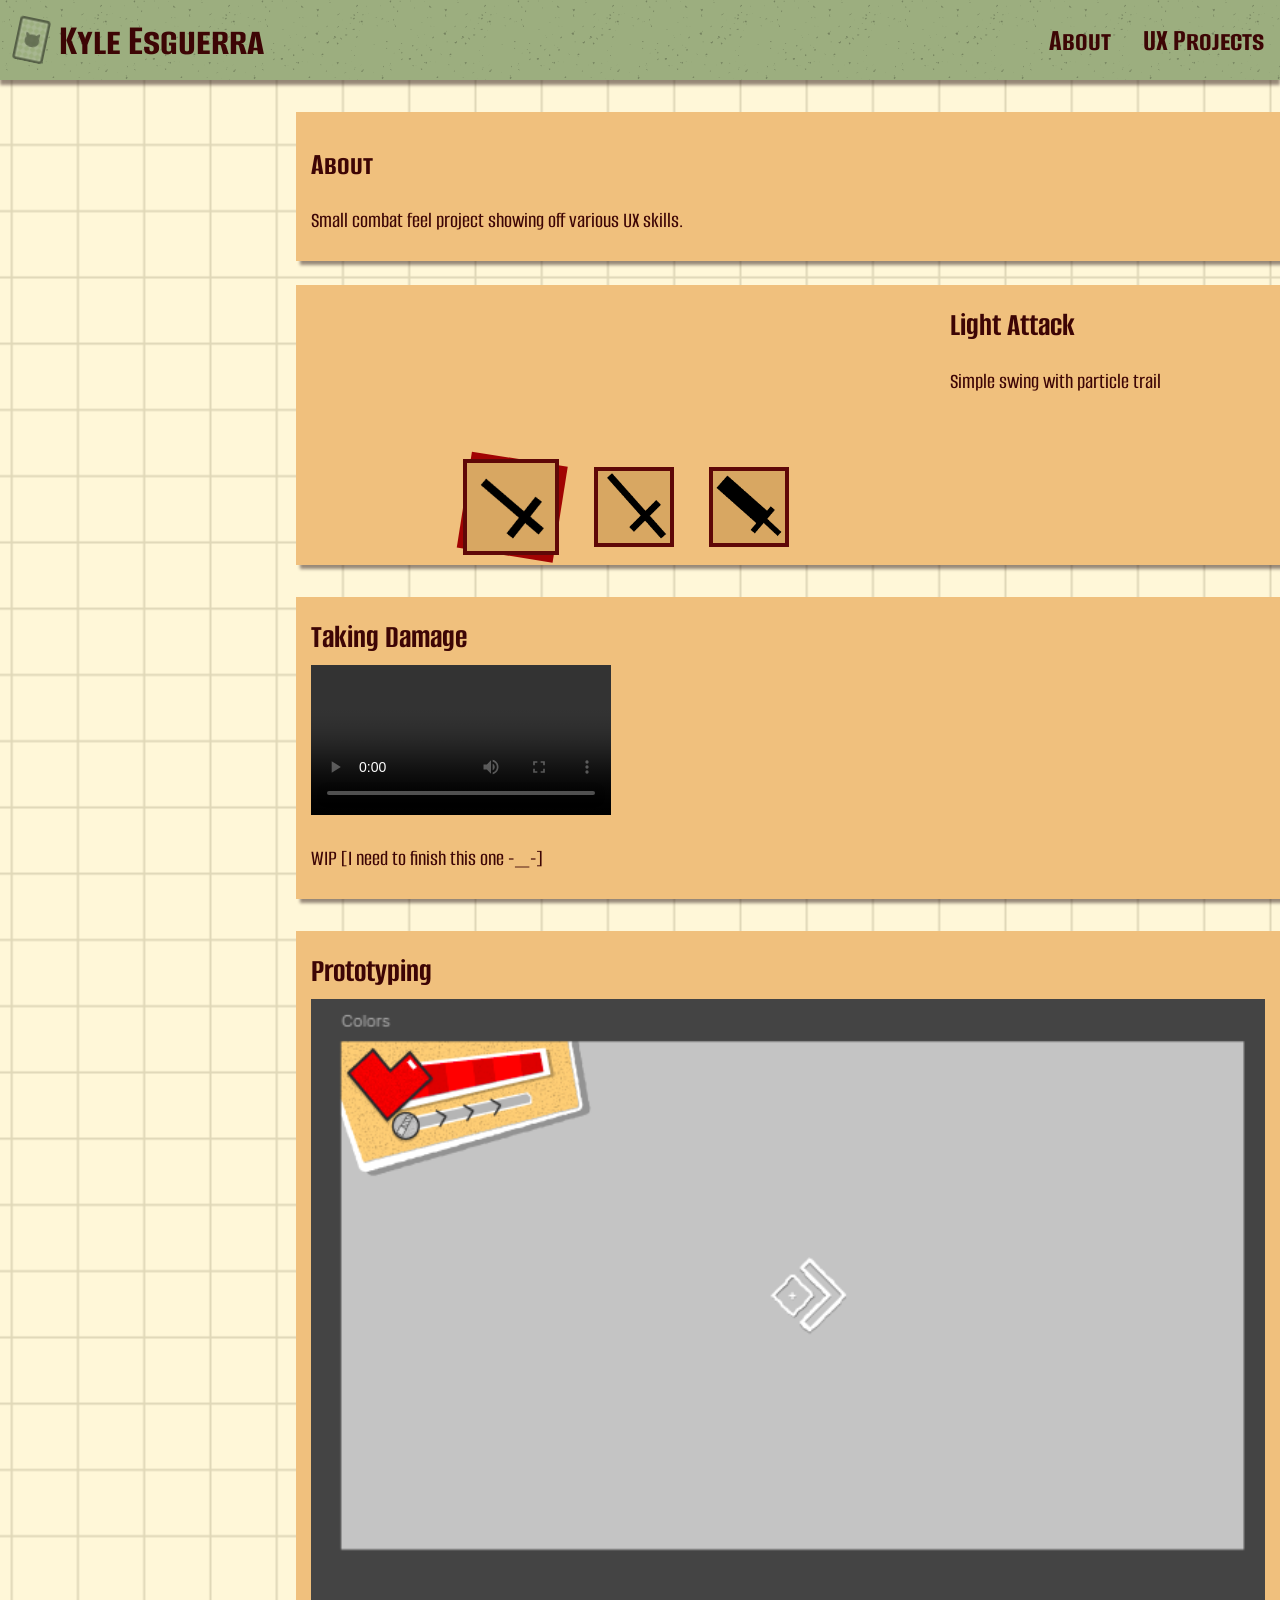
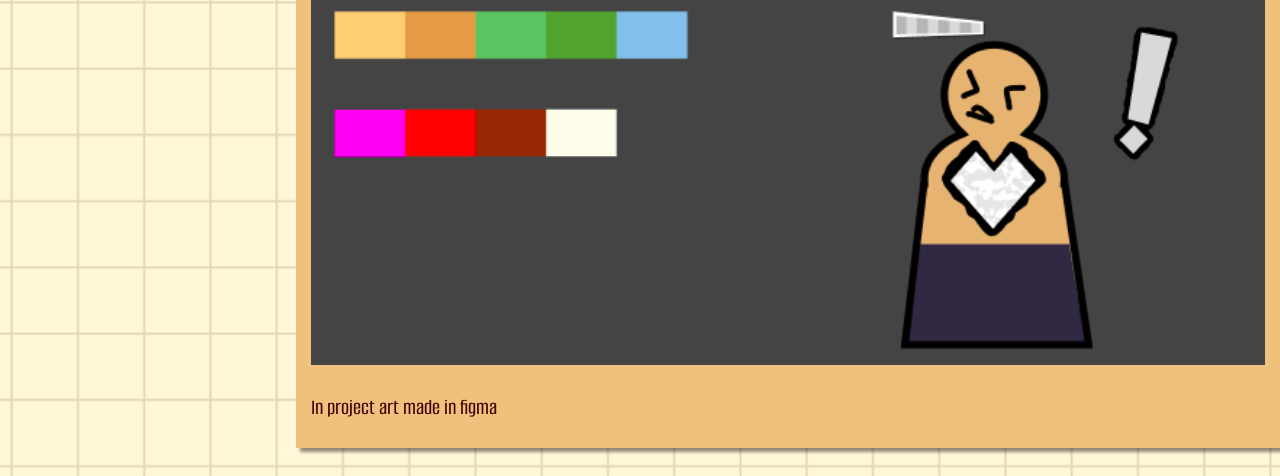
<file: Projects/Paper-Isles/index.html>
<!DOCTYPE html>
<html lang="en">
<head>
    <meta charset="UTF-8">
    <meta name="viewport" content="width=device-width, initial-scale=1.0">
    <link rel="icon" type="image/x-icon" href="/Assets/Card-back.svg">
    <link rel="stylesheet" href="/Styles/style.css">
    
    <title>Paper Isle</title>
    <link rel="stylesheet" href="page.css">

    
</head>

<body>
    <script id="load-nav" src="/loadnav.js"></script>
    
    <main class="content-grid row-gap">
        <div class="card">
            <h1>About</h1>
            <p> Small combat feel project showing off various UX skills.</p>
        </div>

        <section id="attackCard" class="card attack">
            <div>
                <video class="light">
                    <source src="Videos/Light.mp4">
                </video>
                <video class="medium" >
                    <source src="Videos/Medium.mp4">
                </video>
                <video class="heavy" >
                    <source src="Videos/Heavy-2.mp4">
                </video>
                <div class="buttons">
                    <button id="light" class="attackButton"><img src="Assets/Light-Icon.png"></button>
                    <button id="medium" class="attackButton"><img src="Assets/Medium-Icon.png"></button>
                    <button id="heavy" class="attackButton"><img src="Assets/Heavy-Icon.png"></button>
                </div>
            </div>
            <div>
                <h2 class="light">Light Attack</h2>
                <p class="light">Simple swing with particle trail</p>

                <h2 class="medium">Medium Attack</h2>
                <p class="medium">Hitstop combined with a shader</p>

                <h2 class="heavy">Heavy Atatack</h2>
                <p class="heavy"></p>
            </div>
            
        </section>
        
        <section class="card">
            <h2>Taking Damage</h2>
            <video controls>
                <source src="Videos/Damaged.mp4">
            </video>
            <p>WIP [I need to finish this one -_-]</p>
        </section>
        <section class="card">
            <h2> Prototyping </h2>
            <img src="Prototyping.png">
            <p>In project art made in figma</p>
        </section>
    </main>
    


    <script src="page.js"></script>
</body>
</html>
</file>
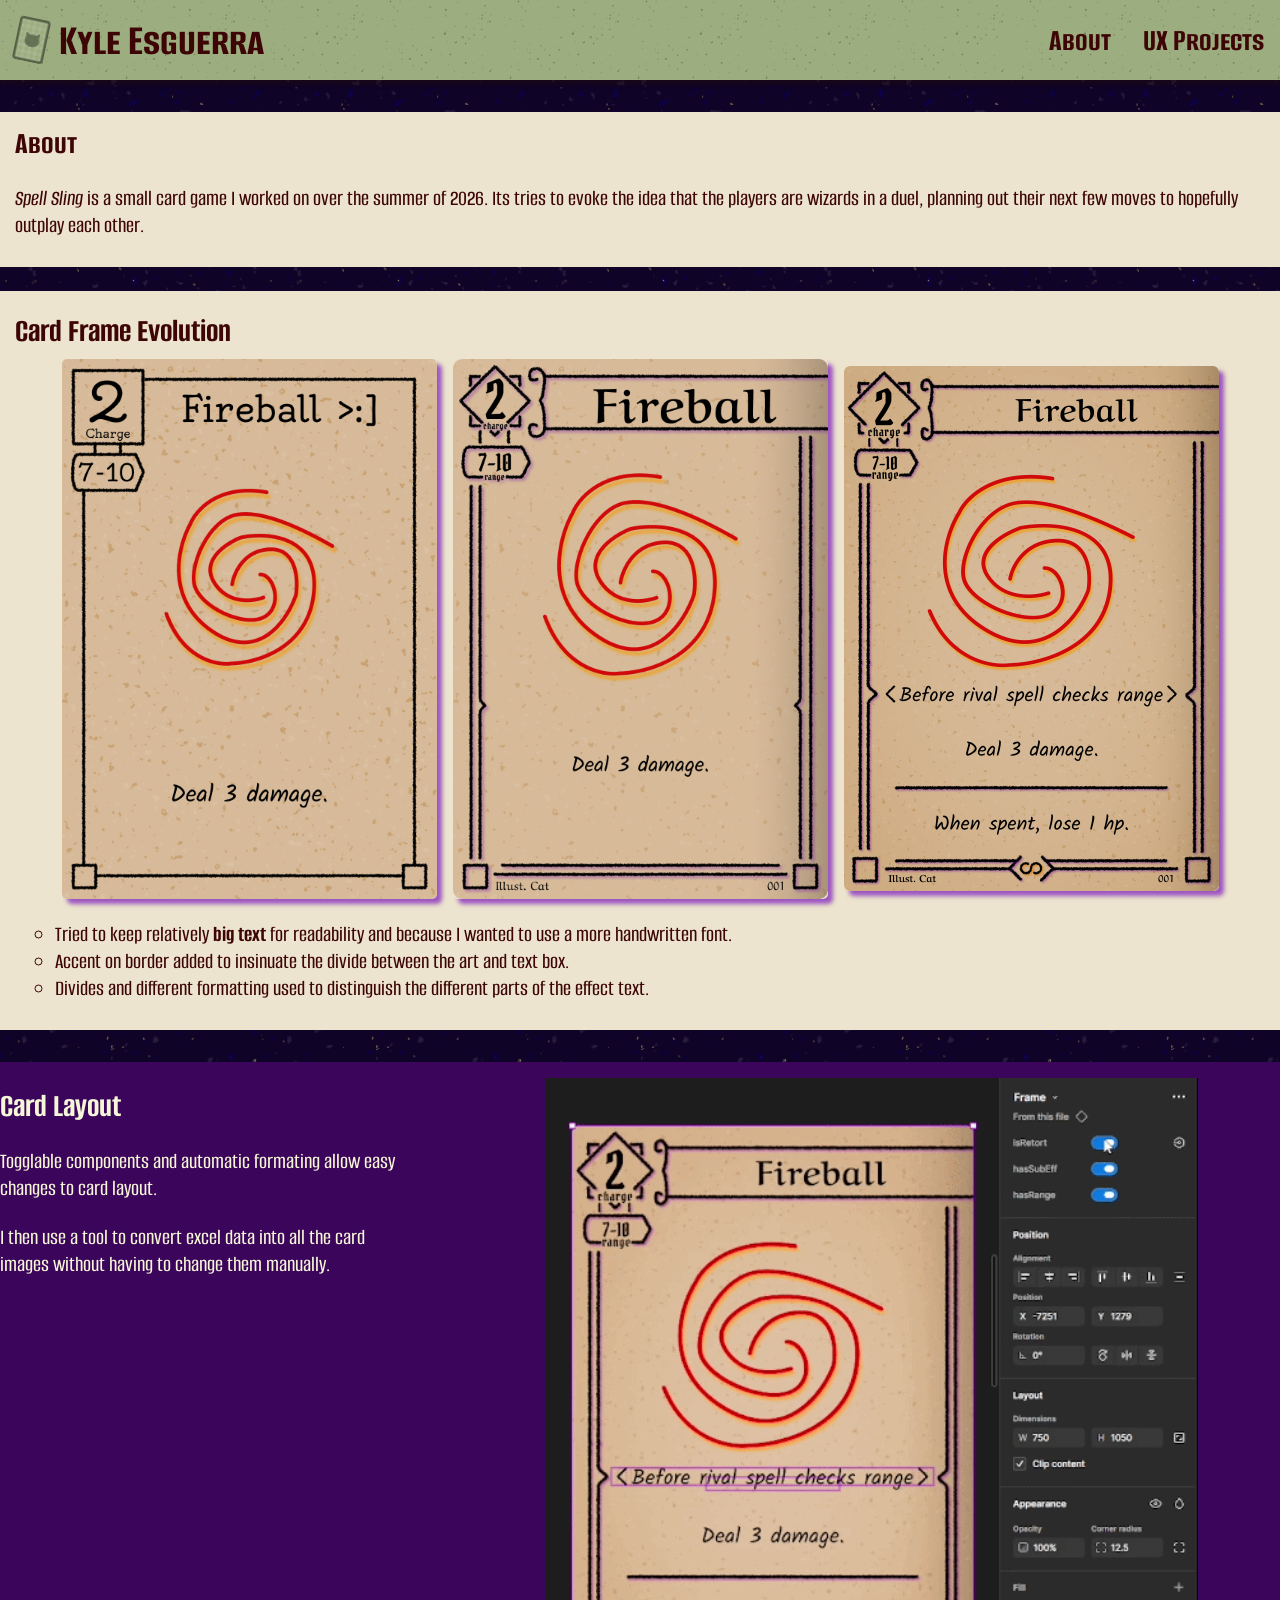
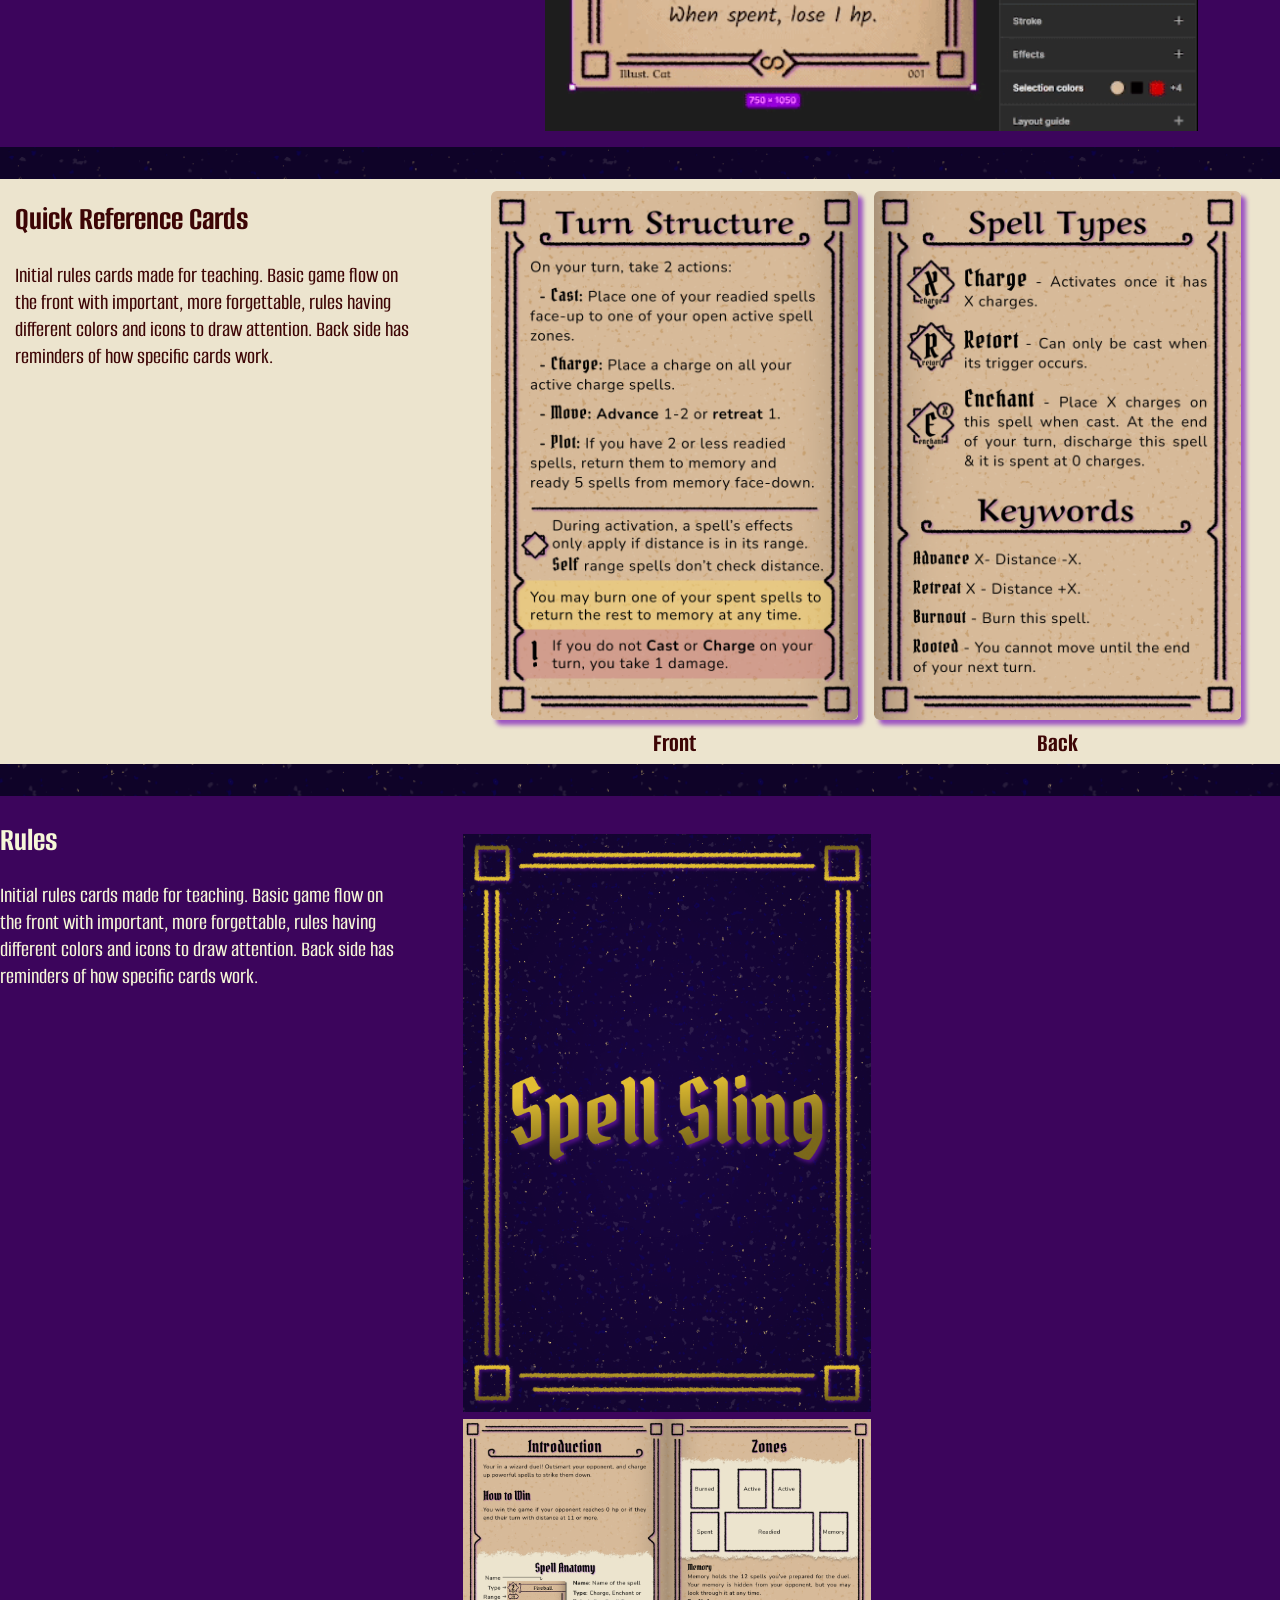
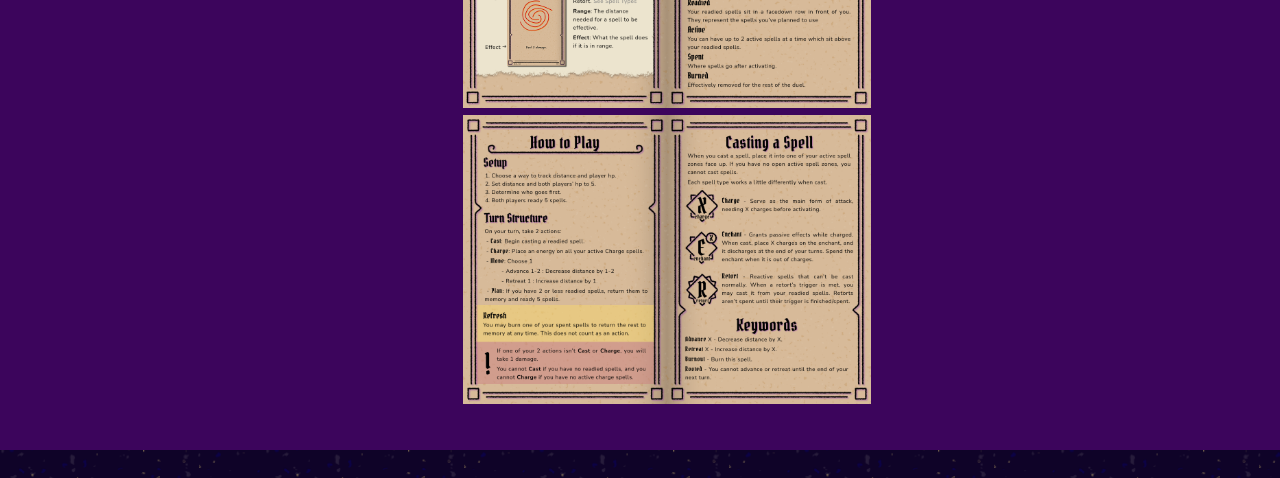
<file: Projects/Spell-Sling/index.html>
<!DOCTYPE html>
<html lang="en">
<head>
    <meta charset="UTF-8">
    <meta name="viewport" content="width=device-width, initial-scale=1.0">
    <link rel="icon" type="image/x-icon" href="/Assets/Card-back.svg">
    
    <link rel="stylesheet" href="/Styles/style.css">
    <link rel="stylesheet" href="page.css">
    
    <title>Paper Isle</title>
</head>

<body>
    <script id="load-nav" src="/loadnav.js"></script>
    <main class="content-grid row-gap">
        <div class="card">
            <h1 class="no-margin-top">About</h1>
            <p>
                 <i>Spell Sling</i> is a small card game I worked on over the summer of 2026.
                 Its tries to evoke the idea that the players are wizards in a duel, planning
                 out their next few moves to hopefully outplay each other.
            </p>
        </div>
        <section class="card">
            <h2>Card Frame Evolution</h2>
            <div class="card-display">
                <img class="playing-card" src="Assets/Template-v1.png">
                <img class="playing-card" src="Assets/Template-v2.png">
                <img class="playing-card" src="Assets/Template-v3.png">
            </div>
            <ul class="use-bulletpoints">
                <li>
                    Tried to keep relatively <b>big text</b> for readability and 
                    because I wanted to use a more handwritten font.
                </li>
                <li>
                    Accent on border added to insinuate the divide between the 
                    art and text box.
                </li>
                <li>
                    Divides and different formatting used to distinguish the 
                    different parts of the effect text.
                </li>
            </ul>
        </section>

        <section class="full-width bg-accent-1 light-text">
            <div class="layout-30-60">
                <div>
                    <h2>Card Layout</h2>
                    <p>
                        Togglable components and automatic formating
                        allow easy changes to card layout. 
                    </p>
                    <p>
                        I then use a tool to convert excel data into all the card
                        images without having to change them manually. 
                    </p>
                </div>
                <img class="img-80" src="Assets/ComponentDemo.gif">
            </div>

            
        </section>

        <section class="card layout-30-60">
            <div>
                <h2>Quick Reference Cards</h2>
                <p> 
                    Initial rules cards made for teaching. Basic game flow on the front with
                    important, more forgettable, rules having different colors and icons to draw 
                    attention. Back side has reminders of how specific cards work. 
                </p>
            </div>
            
            <div class="rule-card-display">
                <div>
                    <img class="playing-card" src="Assets/Rules-Front.png">
                    <h3>Front</h3>
                </div>
                <div>
                    <img class="playing-card" src="Assets/Rules-Back.png">
                    <h3>Back</h3>
                </div>
            </div>
        </section>
        <section class="full-width bg-accent-1 light-text">
            <div class="layout-30-60">
                <div>
                <h2>Rules</h2>
                <p> 
                    Initial rules cards made for teaching. Basic game flow on the front with
                    important, more forgettable, rules having different colors and icons to draw 
                    attention. Back side has reminders of how specific cards work. 
                </p>
            </div>
            
            <div class="rules-carousel">
                    <ul>
                        <li><img src="Assets/Cover.png"></li>
                        <li><img src="Assets/Page-1.png"></li>
                        <li><img src="Assets/Page-2.png"></li>
                    </ul>
                </p>
            </div>
            
        </section>
    </main>
    



</body>
</html>
</file>
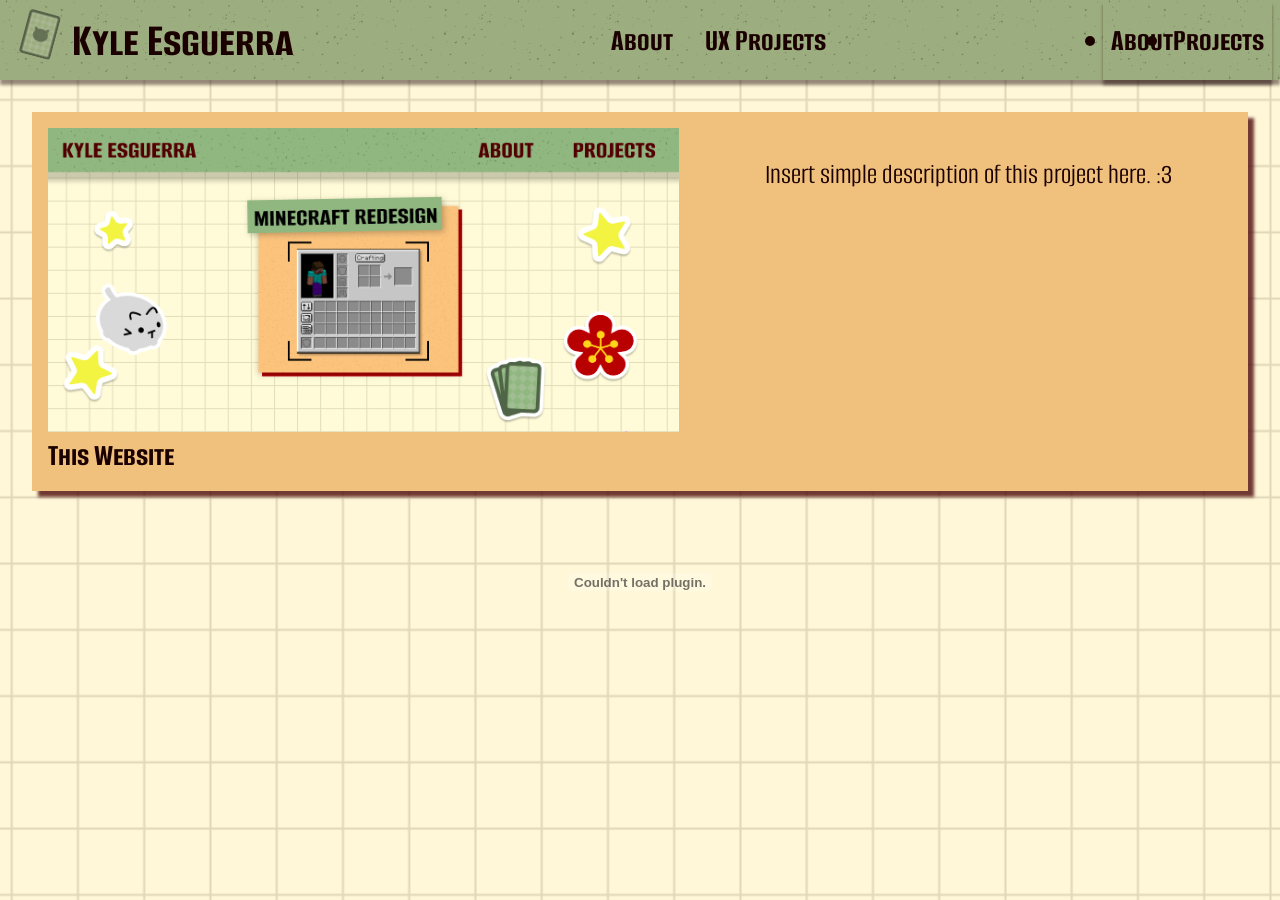
<file: about-me.html>
<!DOCTYPE html>
<html lang="en">
<head>
    <meta charset="UTF-8">
    <meta name="viewport" content="width=device-width, initial-scale=1.0">
    <title>UX Projects</title>

    <link rel="stylesheet" href="style.css">
</head>
<body>
    <script id="load-nav" src="loadnav.js"></script>
    <main>
        <section class="project-card">
            <h1>This Website</h1>
            <a><img src="Assets/test-thumbnail.png" ></a>
            <p> Insert simple description of this project here. :3</p>
        </section>
        
        <embed
            src="/Assets/KyleEsguerra_Resume.pdf"
            width="100%">

    
    </main>
</body>
</html>
</file>
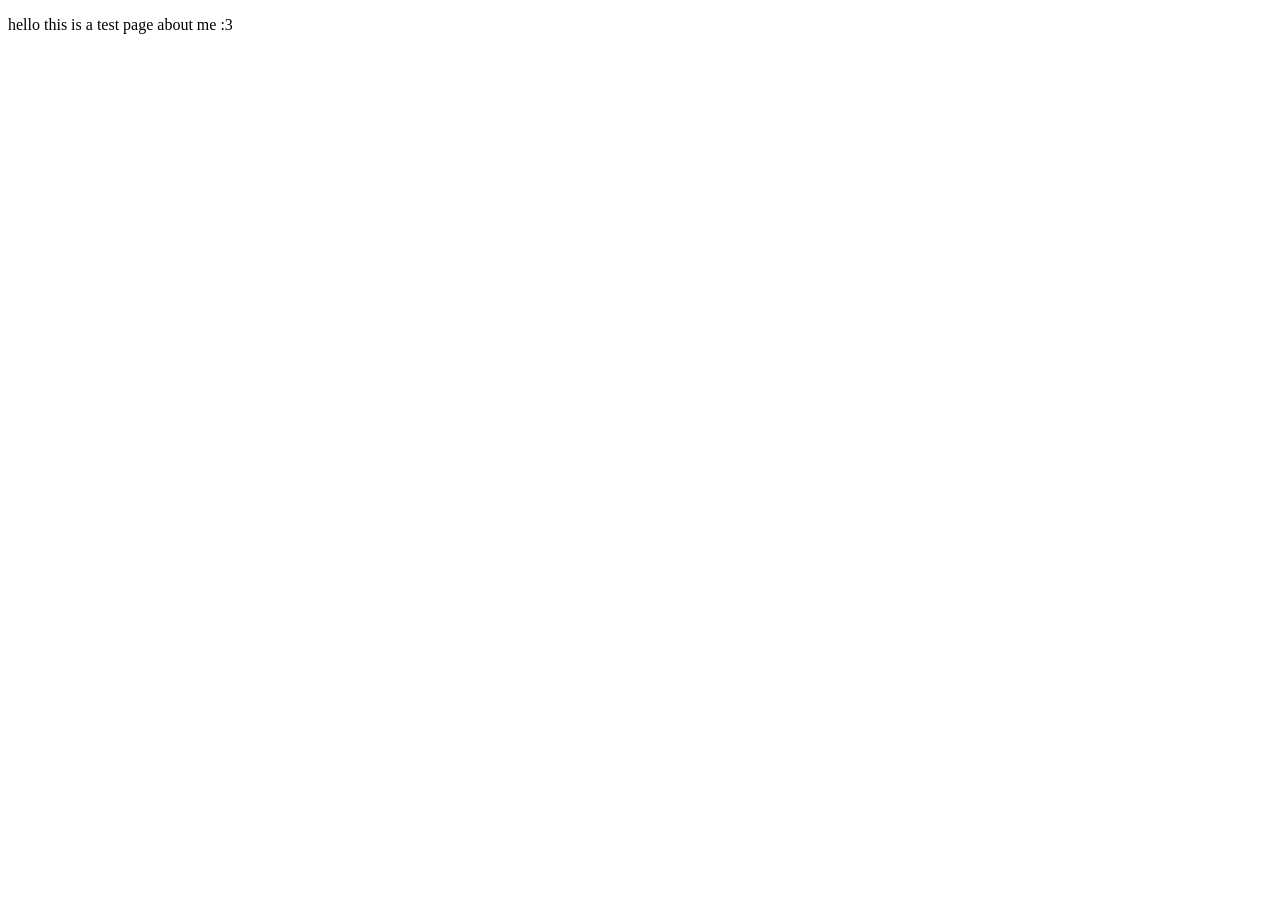
<file: test-page.html>
<!DOCTYPE html>
<html lang="en">
<head>
    <meta charset="UTF-8">
    <meta name="viewport" content="width=device-width, initial-scale=1.0">
    <title>About me</title>
</head>

<body>
    <main>
        <p>hello this is a test page about me :3</p>
    </main>
    
</body>
</html>
</file>
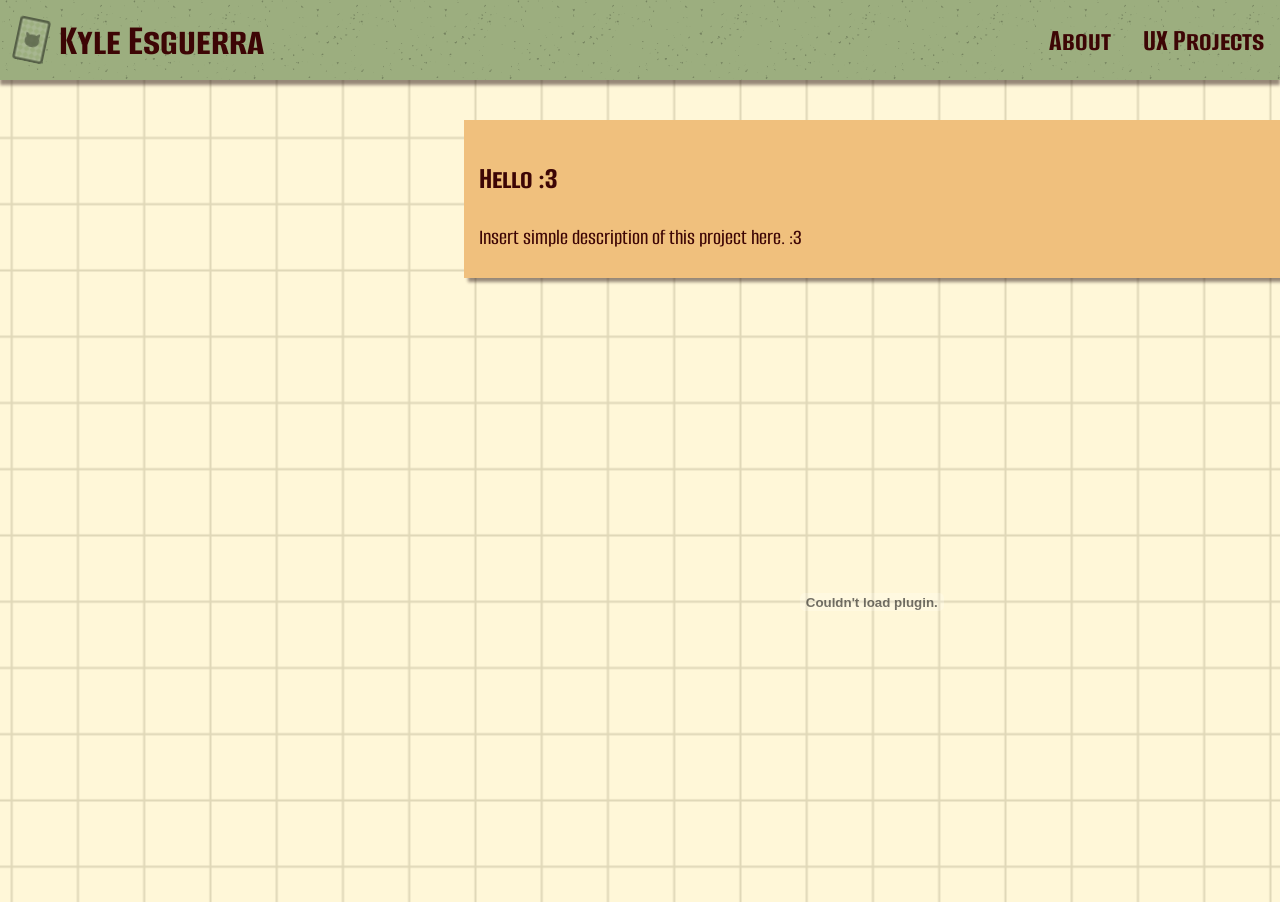
<file: Projects/about-me.html>
<!DOCTYPE html>
<html lang="en">
<head>
    <meta charset="UTF-8">
    <meta name="viewport" content="width=device-width, initial-scale=1.0">
    <title>UX Projects</title>

    <link rel="stylesheet" href="/Styles/style.css">
</head>
<body>
    <script id="load-nav" src="/loadnav.js"></script>
    <main class="content-grid row-gap">
        <section class="card">
            <h1>Hello :3</h1>
            <p> Insert simple description of this project here. :3</p>
        </section>
        
        <embed
            src="/Assets/KyleEsguerra_Resume.pdf#toolbar=0"
            type="application/pdf"
            width="100%"
            height="400%"
        >

    </main>
</body>
</html>
</file>
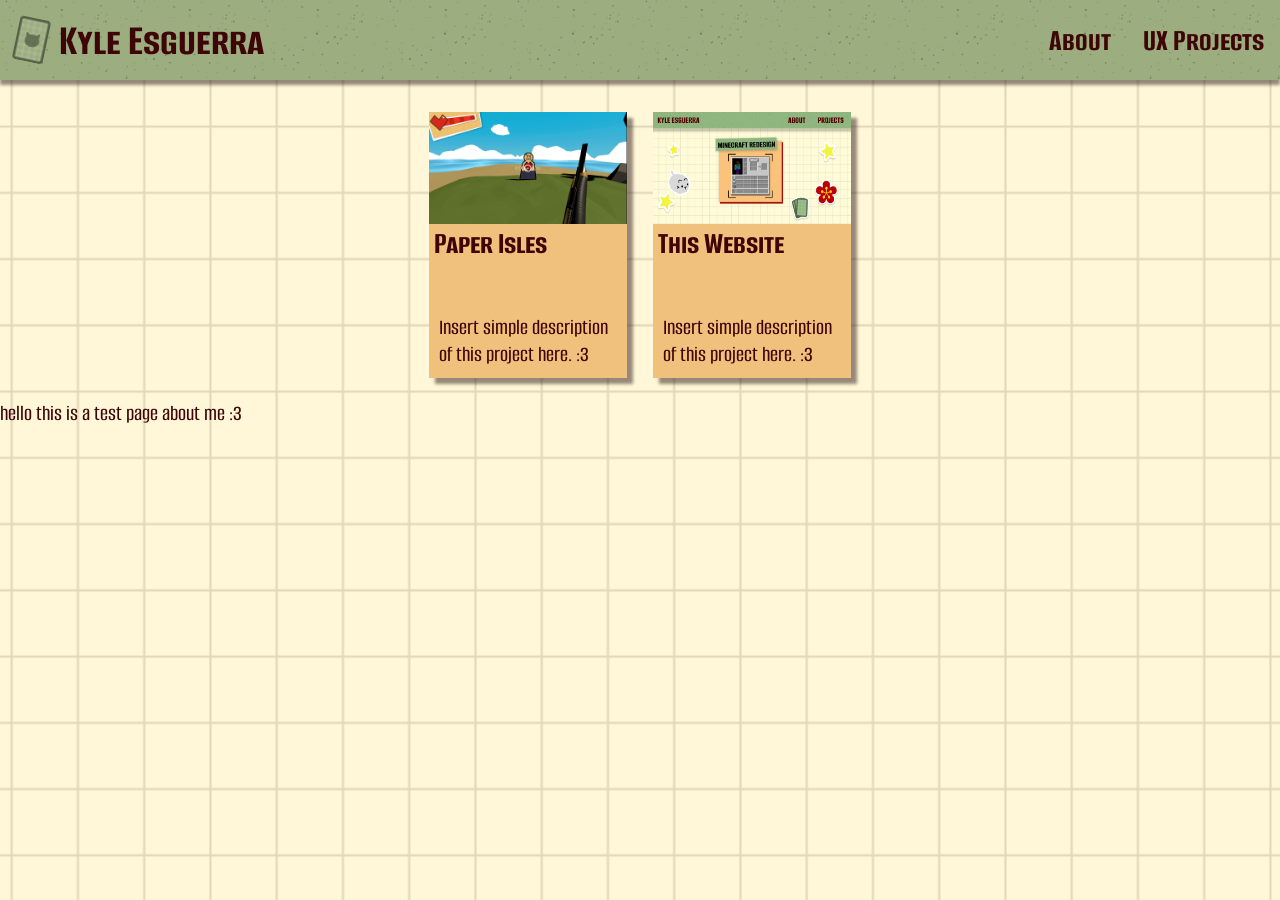
<file: Projects/ux-projects.html>
<!DOCTYPE html>
<html lang="en">
<head>
    <meta charset="UTF-8">
    <meta name="viewport" content="width=device-width, initial-scale=1.0">
    <title>UX Projects</title>
    <link rel="icon" type="image/x-icon" href="/Assets/Card-front.svg">

    <link rel="stylesheet" href="/Styles/style.css">
</head> 
<body>
    <script id="load-nav" src="/loadnav.js"></script>
    <main>
        <div class="card-container content">
        <a class="project-card" href="Paper Isles/index.html">
                <img src="Paper Isles/thumbnail.png" >
            <h1>Paper Isles</h1>
            <p> Insert simple description of this project here. :3</p>
        </a>
        <a class="project-card" href="index.html">
            <img src="/Assets/test-thumbnail.png" >
            <h1>This Website</h1>
            <p> Insert simple description of this project here. :3</p>
        </a>
        </div>

        <p class="content">hello this is a test page about me :3</p>
        
    </main>
</body>
</html>
</file>
<file: Styles/style.css>
@import 'fonts.css';

:root{
    --_background : var(--background,#FFF7D8);
    --_accent-1: var(--accent-1,#9CAE7F);
    --_secondary-1: var(--secondary-1,#F0C07D);
    --_accent-1-light:oklch(from var(--_accent-1) calc(l + .1) c h);
    --text-color: #3d0505;
    --text-color-bold: #5c0f0f;
    --text-color-light: #f6f7d8;

    --_shadow-harsh: var(--shadow-harsh,rgba(77, 10, 10, 0.795));
    --_shadow-soft:  var(--shadow-soft,rgba(34, 12, 12, 0.466));
    --drop-shadow: 5px 5px 4px var(--_shadow-soft);
    --drop-shadow-harsh: 5px 5px 4px var(--_shadow-harsh);

    --_bg-image: var(--bg-image,url(/Assets/BG.png));
}

svg{
    color: #1B0000;
    fill: #1B0000;
}

body {
    color: var(--text-color);

    background-color: var(--_background);
    background-image: var(--_bg-image);
    background-repeat: repeat;
    background-position: center;

    background-size: 265px ;
    margin: 0;

    margin-block-end: 20px;
}

main {
    padding-block-start: 2rem;
}
 
p {
    text-wrap: pretty;
}

video{
    max-width: 100%;
}
img{
    width: 100%;
}

ul{list-style: none;}

section {margin-block: .5rem;}

.hidden {display: none;}

/* ------------------ Page Layout ------------------ */
.content-grid,
.full-width {
    --padding: min(calc(pow(calc(10vw/1px),1.5)/100 * 1vw),30%);
    display: grid;
    grid-template-columns: [edge-start] var(--padding) [content-start] auto [content-end] var(--padding) [edge-end];
}
.content-grid > * ,
.full-width   > * {
    grid-column: content;
}

.full-width{
    grid-column: edge;
    padding-block: 1rem;
}

.row-gap{
    row-gap: 1rem;
}


/* ------------------ Navbar ------------------ */

.navbar{
    --nav-height: max(5rem,1vw);
    background-color: var(--_accent-1);
    background-image: url(/Assets/HUD.png);
    background-repeat: repeat-x;

    height: var(--nav-height);
    position: sticky;
    top: 0;
    
    display: flex;
    align-items: center;
    justify-content: space-between;
    padding-inline: clamp(0.5rem, calc(pow(calc(50vw/200px),1.6) * 1vw),30%);


    box-shadow: 0px 5px 3px rgba(34, 12, 12, 0.466);

    transition: top .1s ease-out;
    z-index: 5;


}

/* ---- Nav Buttons & Dropdowns ---- */
.nav-links{
    list-style: none;
    display: flex;
}

.nav-links a{
    padding-inline: 1rem;
    padding-block: 1.25rem;
    display: inline-block;

    padding: auto;
    text-decoration: none;
    color: inherit;
}

.nav-links a:hover{
    background-color: var(--_accent-1-light);
    box-shadow: var(--drop-shadow);
}

.nav-dropdown{
    position: absolute;
    display: flex;
    flex-direction: column;

    background-color: aqua;
    box-shadow: var(--drop-shadow);
    
    left: anchor(var(--anchor-name) start);
    top: anchor(var(--anchor-name) bottom);
    right: anchor(var(--anchor-name) end);

    z-index: -1;
}

.nav-dropdown ul{
    padding: 0px;
    list-style: none;
    align-items: center;
}

.mobile.navbar{
    display: none;
    position: absolute;
    inset: 0px 0px 0px 100px;
    margin: 0;
}

/* -------- Hamburger Menu -------- */

.top-line{
    transform-origin: translate(10px 100px);
}

.dropdown{
    background-color: transparent;
    border-color: transparent;
}
.dropdown line{
    stroke: var(--text-color-bold);
    stroke-width: 10px;
    stroke-linecap: round;
}

.dropdown.list{
    position:fixed;
    inset-block-start: 5rem;
    flex-direction: column;
    align-items: center;
    bottom: 0;
    margin: 0px;
    padding: 10px;
    background-color: #b97979;
    width: 100%;

    display: none;

}

/* -------- Fancy Logo -------- */
.home{
    text-decoration: none;
    display: flex;
    align-items: center;
    
    color:inherit;
    font-size: 2.8rem;
    margin-inline-start: 1rem;
    gap: 0.75rem;

    height: flex;
}
#logo{
    --card-width: 0.7em;
    width: var(--card-width);
    height: calc(var(--card-width) * 3.5/2.5);
    line-height: 0;
    rotate: 12deg;
    transition: all 0.25s;
    transform-style: preserve-3d;
    
}

.home:hover #logo{
    transform: rotateY(180deg);
}

#logo-front,
#logo-back{
    width: var(--card-width);
    backface-visibility: hidden;
}

#logo-back{
    
    position: relative;
    transform: rotateY(180deg);
    bottom:100%
}

/* ------------------ Resolution Size Differences ------------------ */
.mobile{ display: none; }
.small-screen{
    display: none
}
@media screen and (max-width: 600px) {
    .mobile{display: inherit;}
    .small-screen{
        display: flex;
    }
    .nav-small{
        display: none;
    }
    
}

/* ------------------ Info Cards ------------------ */
.card{
    display: flexbox;
    background-color: var(--_secondary-1);
    padding: 12px 15px 5px 15px;
    box-shadow: 4px 4px 3px var(--_shadow-soft);
    size: 1rem;
}

.card-container{
    display: flex;

    gap: 1.6rem;
    justify-items: center;
    justify-content: center;

    flex-wrap: wrap;    
}
.project-card{
    display: flex;
    flex-direction: column;
    padding-block-end: 10px;
    
    background-color: var(--_secondary-1);
    box-shadow: 6px 6px 3px var(--_shadow-soft);
    
    text-decoration: none;
    color: var(--text-color);

    transition: transform 0.1s ease-in, box-shadow 0.1s ease-in;

    width: clamp(20ch,10rem + 3vw,28%);
    min-height: 16rem;
}
.project-card h1{
    margin-inline-start: 2.5%;
    margin-block: 0;
}
.project-card p{
    grid-area: info;
    margin-inline: 5%;
    margin-block: auto 0;

}
.project-card img{
    aspect-ratio: 16/9;
    max-width: 100%;
    /* object-fit: fit; */
}
.project-card:hover{
    transform: scale(1.05);
    box-shadow: 6px 6px 3px var(--_shadow-harsh);
}
.project-card:hover h1{
    color: var(--bold-text-color);
    
}

/* ------------------ Layout ------------------ */
.layout-60-30{
    display: grid;
    grid-template-columns: 2fr 1fr;
    column-gap: calc(1rem + 3%);
}

.layout-30-60{
    display: grid;
    grid-template-columns: 1fr 2fr;
    column-gap: calc(1rem + 3%);
}

.layout-50-50{
    display: grid;
    grid-template-columns: 1fr 1fr;
    column-gap: calc(1rem + 3%);
}

.center-text{
    text-align: center;
}

.no-margin-top{
    margin-block-start: 0px;
}

.use-bulletpoints{
    list-style: circle;
}
/* ------------------ Color ------------------ */
.bg-accent-1{
    background-color: var(--_accent-1) ;
}
.light-text{
    color:var(--text-color-light);
}
</file>
<file: Projects/Paper-Isles/page.css>
.card.attack{
    position: relative;
    display:  grid;
    grid-template-columns: 2fr 1fr;
    column-gap: 10px;
    z-index: 1;
}

.attack .buttons{
    display: flex;
    justify-content: center;
    align-items: center;
    gap: calc(1rem + 3%);
    margin-block: 5px;
}

.attack .buttons button{
    --button-size : clamp(1rem,calc(.5rem + 7vw),5rem);
    position: relative;
    display: block;
    width: var(--button-size);
    height: var(--button-size);
    background-color: #D8A762;
    border: 0.25rem solid #5F0808;
    padding: 0;

    img{ width: 100%;height: 100%;}
}

.attack .buttons button:hover{
    background-color: #e4a349;
    border: 0.25rem solid #A10303;
}

.attack .buttons button.active{
    --button-size : clamp(1.2rem,calc((.5rem + 7vw) * 1.15),6rem);
}
.attack .buttons button.active::before{
    content: '';
    position: absolute;
    
    top: 57.5%;
    left: 42.5%;
    transform: translate(-50%,-50%);
    
    width: 110%;
    height: 110%;
    
    background-color: #A10303;

    rotate: 9deg;
    z-index: -1;
}


@media screen and (max-width: 580px)  {
    .card.attack{
        display: flex;
        flex-direction: column;
    }
}
</file>
<file: Projects/Spell-Sling/page.css>
:root{
    --accent-1: #3c055c;
    --secondary-1: #ECE4CE;
    --bg-image: url(/Projects/Spell-Sling/Assets/BG.png);
    --shadow-soft: rgba(122,24,187,0.7);
    /* --shadow-harsh: rgba(209, 203, 144, 0.7); */
}

.card-display{
    display: grid;
    grid-template-columns: repeat(auto-fit,30%);
    column-gap: 1rem;
    justify-content: center;
    align-items: center;
}

.rule-card-display{
    display: grid;
    grid-template-columns: repeat(auto-fit,46%);
    column-gap: 1rem;
    justify-content: center;
    align-items: center;
}

h3{
    margin: 0;
    text-align: center;
}

.playing-card{
    border-radius: 5px;
    box-shadow: var(--drop-shadow);
}

.rules-pdf{
    width: 148.6px;
    height: 210.4px;
}

.img-80{
    width: 80%;
    justify-self: center;
}

.card{
    box-shadow: none;
}

.rules-carousel{
    display: flex;
    height: fit-content;

    overflow: hidden;
    /* overflow-x: auto; */
}

.rules-carousel img{
    width: 100%;
    aspect-ratio: 2,1.414;
}

.rules-carousel ul:first-child img{
    width: 50%;
    aspect-ratio: 1,1.414;
}

.rules-carousel ul{
    width: 100%;
    align-items: center;
    padding: 0;
}
</file>
<file: style.css>
@import 'fonts.css';

:root{
    --main-color : #FFF7D8;
    --accent-color-1: #9CAE7F;
    --accent-color-1-hover:#d0d696;
    --accent-color-2: #F0C07D;
    --body-text-color: #1B0000;
    --shadow-harsh: rgba(77, 10, 10, 0.795);
    --shadow-soft:  rgba(34, 12, 12, 0.466);
    --drop-shadow: 5px 5px 4px var(--shadow-soft);
}

svg{
    color: #1B0000;
    fill: #1B0000;
}

body {
    color: var(--body-text-color);

    background-color: var(--main-color);
    background-image: url(Assets/BG.png);
    background-repeat: repeat;
    background-position: center;

    background-size: 265px ;
    margin: 0;
}

main {
    padding-block-start: 2rem;
    padding-inline: min(2rem,10%);
}

section{
    margin-block-end: 1rem;
}

.container{
    display: flexbox;
    background-color: var(--accent-color-2);
    padding: 5px 15px;
    box-shadow: 4px 4px 3px var(--shadow-harsh);
    size: 1rem;
}

/* ------------------ Navigation Classes ------------------ */

.navbar{
    --nav-height: max(5rem,1vw);
    background-color: var(--accent-color-1);
    background-image: url(Assets/HUD.png);
    background-repeat: repeat-x;

    height: var(--nav-height);
    position: sticky;
    top: 0;
    
    display: flex;
    align-items: center;
    justify-content: space-between;
    padding-inline: .5rem;

    box-shadow: 0px 5px 3px var(--shadow-soft);

    transition: top .1s ease-out;
    z-index: 5;
}

/* -------- Nav Buttons & Dropdowns -------- */
.nav-links{
    list-style: none;
    display: flex;
}

.nav-links a{
    padding-inline: 1rem;
    padding-block: 1.25rem;
    display: inline-block;

    padding: auto;
    text-decoration: none;
    color: inherit;

}
.nav-hover:hover{
    background-color: var(--accent-color-1-hover);
    box-shadow: var(--drop-shadow);
}

.nav-dropdown{
    position: absolute;
    display: flex;
    flex-direction: column;

    background-color: aqua;
    box-shadow: var(--drop-shadow);
    
    left: anchor(var(--anchor-name) start);
    top: anchor(var(--anchor-name) bottom);
    right: anchor(var(--anchor-name) end);

    z-index: -1;
}

.nav-dropdown ul{
    padding: 0px;
    list-style: none;
    align-items: center;
}


/* -------- Hamburger Menu -------- */

.top-line{
    transform-origin: translate(10px 100px);
}

.dropdown{
    background-color: transparent;
    border-color: transparent;
}
.dropdown line{
    stroke: var(--body-text-color);
    stroke-width: 10px;
    stroke-linecap: round;
}

.dropdown.list{
    position:fixed;
    inset-block-start: 5rem;
    flex-direction: column;
    align-items: center;
    bottom: 0;
    margin: 0px;
    padding: 10px;
    background-color: #b97979;
    width: 100%;

    display: none;

}

/* -------- Fancy Logo -------- */
.home{
    text-decoration: none;
    display: flex;
    align-content: center;
    
    color:inherit;
    font-size: 3rem;
}
#logo{
    --card-width: 2rem;
    width: var(--card-width);
    height: calc(var(--card-width) * 3.5/2.5);
    line-height: 0;
    rotate: 15deg;
    transition: all 0.5s;
    transform-style: preserve-3d;
    padding-inline: 1rem;
}

.home:hover #logo{
    transform: rotateY(180deg);
}

#logo-front,
#logo-back{
    width: var(--card-width);
    backface-visibility: hidden;
}

#logo-back{
    
    position: relative;
    transform: rotateY(180deg);
    bottom:100%
}

/* ------------------ Resolution Size Differences ------------------ */

.small-screen{
    display: none
}
@media screen and (max-width: 375px) {
    .small-screen{
        display: flex;
    }
    .nav-small{
        display: none;
    }
}

/* ------------------ Info Cards ------------------ */
.project-card{
    display: grid;
    grid-template-columns: 3fr 2fr;
    grid-template-areas: 
        'image info'
        'header info';
    column-gap: 1rem;

    background-color: var(--accent-color-2);
    padding: 1rem;
    box-shadow: 6px 6px 3px var(--shadow-harsh);
    size: 1rem;
}
.project-card > h1{
    grid-area: header;
    margin: 0;
}
.project-card a img{
    grid-area: image;
    width: 90%;
}
.project-card a{
    grid-area: image;
    
    
}
.project-card > p{
    grid-area: info;
}
</file>
